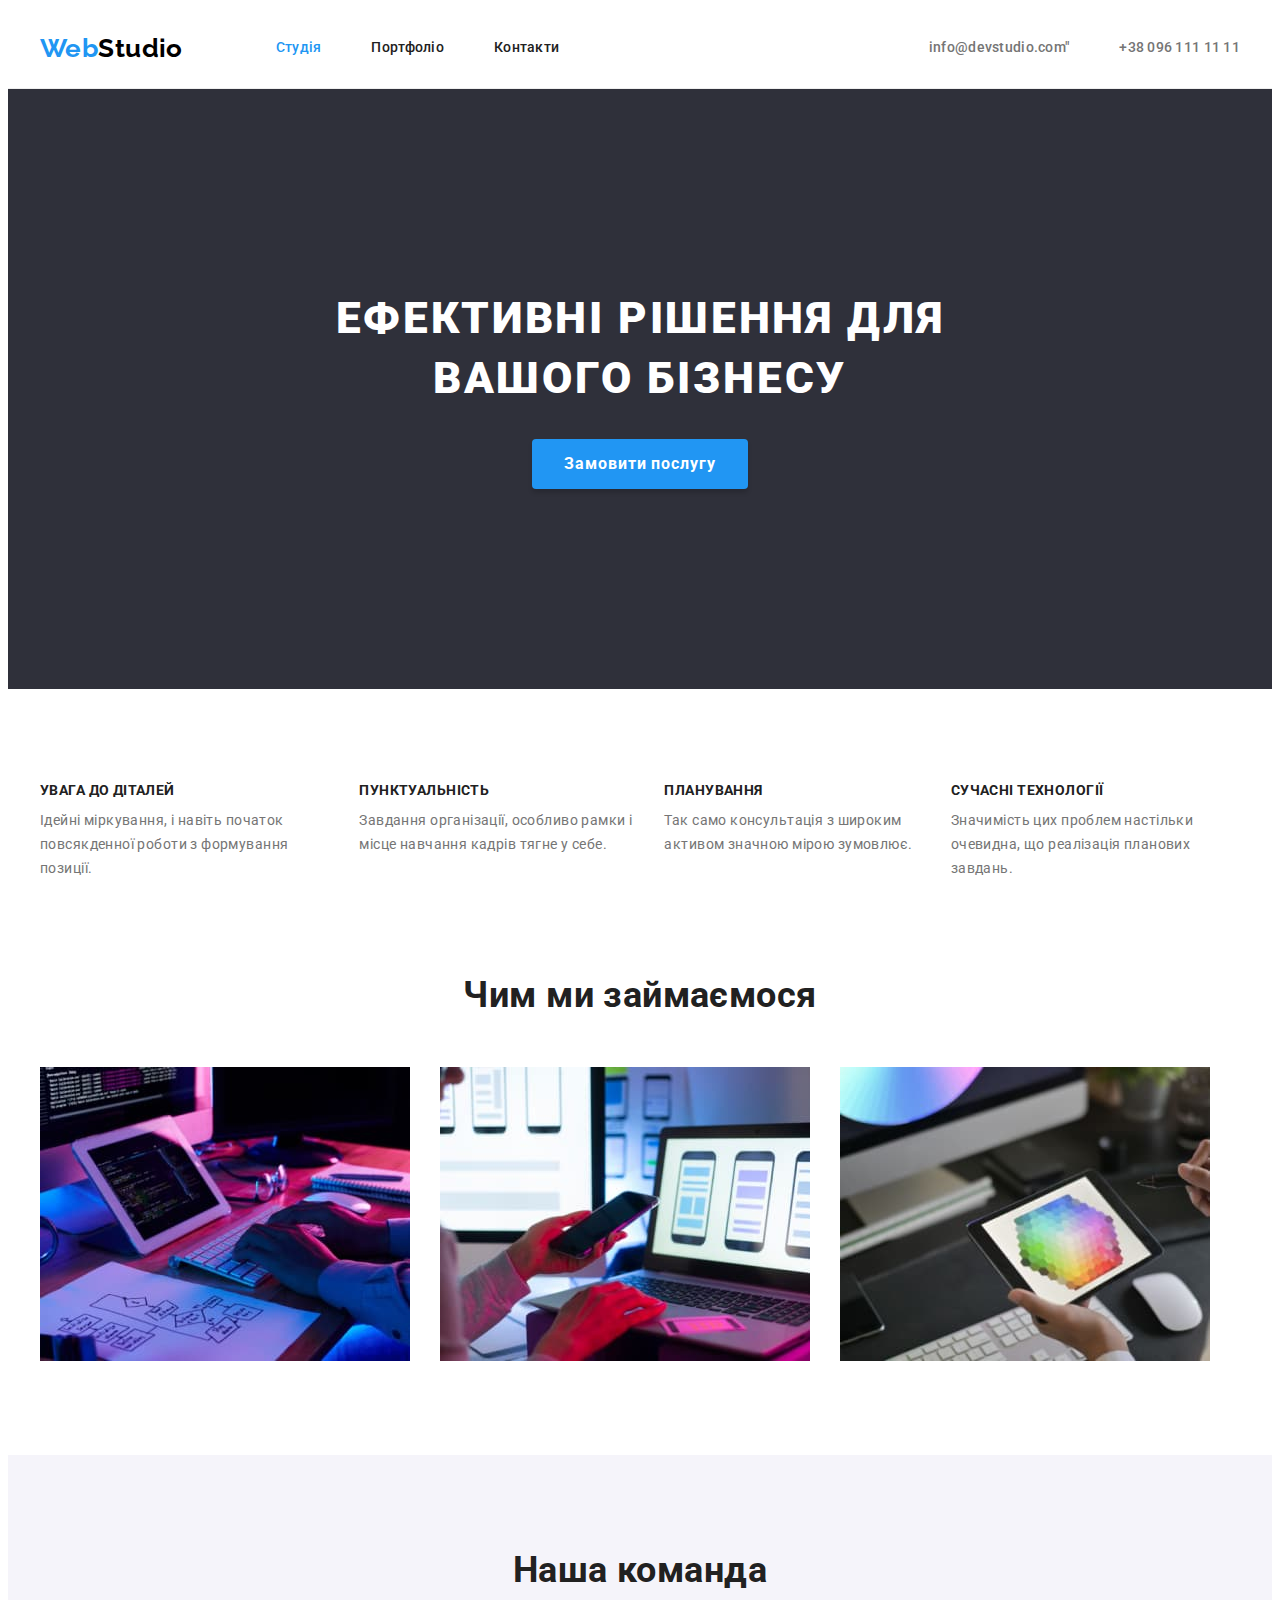
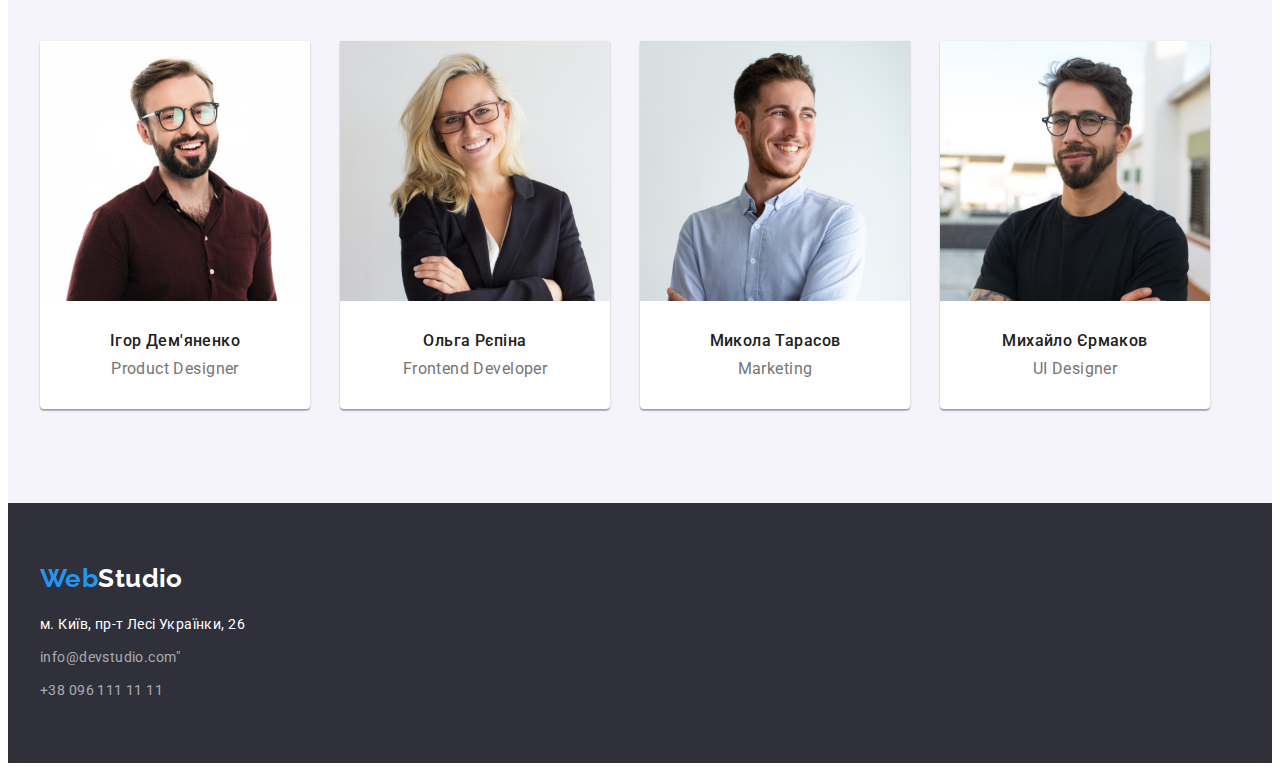
<file: index.html>
<!DOCTYPE html>
<html lang="uk">
  <head>
    <meta charset="UTF-8" />
    <meta http-equiv="X-UA-Compatible" content="IE=edge" />
    <meta name="viewport" content="width=device-width, initial-scale=1.0" />
    <title>Студія</title>
    <link
      href="https://fonts.googleapis.com/css2?family=Raleway:wght@700&family=Roboto:wght@400;500;700;900&display=swap"
      rel="stylesheet"
    />
    <link
      rel="stylesheet"
      href="https://cdnjs.cloudflare.com/ajax/libs/modern-normalize/1.1.0/modern-normalize.min.css"
      integrity="sha512-wpPYUAdjBVSE4KJnH1VR1HeZfpl1ub8YT/NKx4PuQ5NmX2tKuGu6U/JRp5y+Y8XG2tV+wKQpNHVUX03MfMFn9Q=="
      crossorigin="anonymous"
      referrerpolicy="no-referrer"
    />
    <link rel="stylesheet" href="./css/styles.css" />
  </head>
  <body>
    <header class="nav">
      <div class="container main-nav">
        <a class="nav-logo logo-top" href="/"><span class="logo">Web</span>Studio</a>
        <nav>
          <ul class="list">
            <li class="item"><a class="nav-list current" href="">Студія</a></li>
            <li class="item"><a class="nav-list" href="./portfolio.html">Портфоліо</a></li>
            <li class="item"><a class="nav-list" href="">Контакти</a></li>
          </ul>
        </nav>
        <ul class="list list-contact">
          <li class="item">
            <a class="nav-list tint" href="mailto:info@devstudio.com">info@devstudio.com" </a>
          </li>
          <li class="item">
            <a class="nav-list tint" href="tel:+380961111111">+38 096 111 11 11</a>
          </li>
        </ul>
      </div>
    </header>
    <main>
      <section class="hero">
        <div class="container">
          <h1 class="hero-title">Ефективні рішення для вашого бізнесу</h1>
          <button class="hero-btn" type="button">Замовити послугу</button>
        </div>
      </section>
      <section class="section">
        <div class="container">
          <h2 class="visually-hidden">Наше кредо</h2>
          <ul class="list flex-container">
            <li class="credo-item">
              <h3 class="credo-title">Увага до діталей</h3>
              <p class="credo-text">
                Ідейні міркування, і навіть початок повсякденної роботи з формування позиції.
              </p>
            </li>
            <li class="credo-item">
              <h3 class="credo-title">Пунктуальність</h3>
              <p class="credo-text">
                Завдання організації, особливо рамки і місце навчання кадрів тягне у себе.
              </p>
            </li>
            <li class="credo-item">
              <h3 class="credo-title">Планування</h3>
              <p class="credo-text">
                Так само консультація з широким активом значною мірою зумовлює.
              </p>
            </li>
            <li class="credo-item">
              <h3 class="credo-title">Сучасні технології</h3>
              <p class="credo-text">
                Значимість цих проблем настільки очевидна, що реалізація планових завдань.
              </p>
            </li>
          </ul>
        </div>
      </section>
      <section class="section section-second">
        <div class="container">
          <h2 class="team-title">Чим ми займаємося</h2>
          <ul class="list flex-content">
            <li>
              <img src="./images/box1.jpg" alt="Development" width="370" height="294" />
            </li>
            <li>
              <img src="./images/box2.jpg" alt="Advice" width="370" height="294" />
            </li>
            <li>
              <img src="./images/box3.jpg" alt="Project" width="370" height="294" />
            </li>
          </ul>
        </div>
      </section>
      <section class="section team">
        <div class="container">
          <h2 class="team-title">Наша команда</h2>
          <ul class="list flex-content">
            <li class="team-border">
              <img src="./images/team1.jpg" alt="Ігор Дем'яненко" width="270" height="260" />
              <div class="team-card">
                <h3 class="team-name tip">Ігор Дем'яненко</h3>
                <p class="team-job">Product Designer</p>
              </div>
            </li>
            <li class="team-border">
              <img src="./images/team2.jpg" alt="Ольга Рєпіна" width="270" height="260" />
              <div class="team-card">
                <h3 class="team-name tip">Ольга Рєпіна</h3>
                <p class="team-job">Frontend Developer</p>
              </div>
            </li>
            <li class="team-border">
              <img src="./images/team3.jpg" alt="Микола Тарасов" width="270" height="260" />
              <div class="team-card">
                <h3 class="team-name tip">Микола Тарасов</h3>
                <p class="team-job">Marketing</p>
              </div>
            </li>
            <li class="team-border">
              <img src="./images/team4.jpg" alt="Михайло Єрмаков" width="270" height="260" />
              <div class="team-card">
                <h3 class="team-name tip">Михайло Єрмаков</h3>
                <p class="team-job">UI Designer</p>
              </div>
            </li>
          </ul>
        </div>
      </section>
    </main>
    <footer class="footer">
      <div class="container footer-list">
        <a class="nav-logo" href="/"
          ><span class="logo">Web</span><span class="logo-footer">Studio</span></a
        >
        <address class="address">
          <ul class="list footer-flex">
            <li class="footer-item">
              <a class="footer-nav" href="#"> м. Київ, пр-т Лесі Українки, 26</a>
            </li>
            <li class="footer-item">
              <a class="footer-nav accent" href="mailto:info@devstudio.com">info@devstudio.com"</a>
            </li>
            <li class="footer-item">
              <a class="footer-nav accent" href="tel:+380961111111">+38 096 111 11 11</a>
            </li>
          </ul>
        </address>
      </div>
    </footer>
  </body>
</html>
</file>
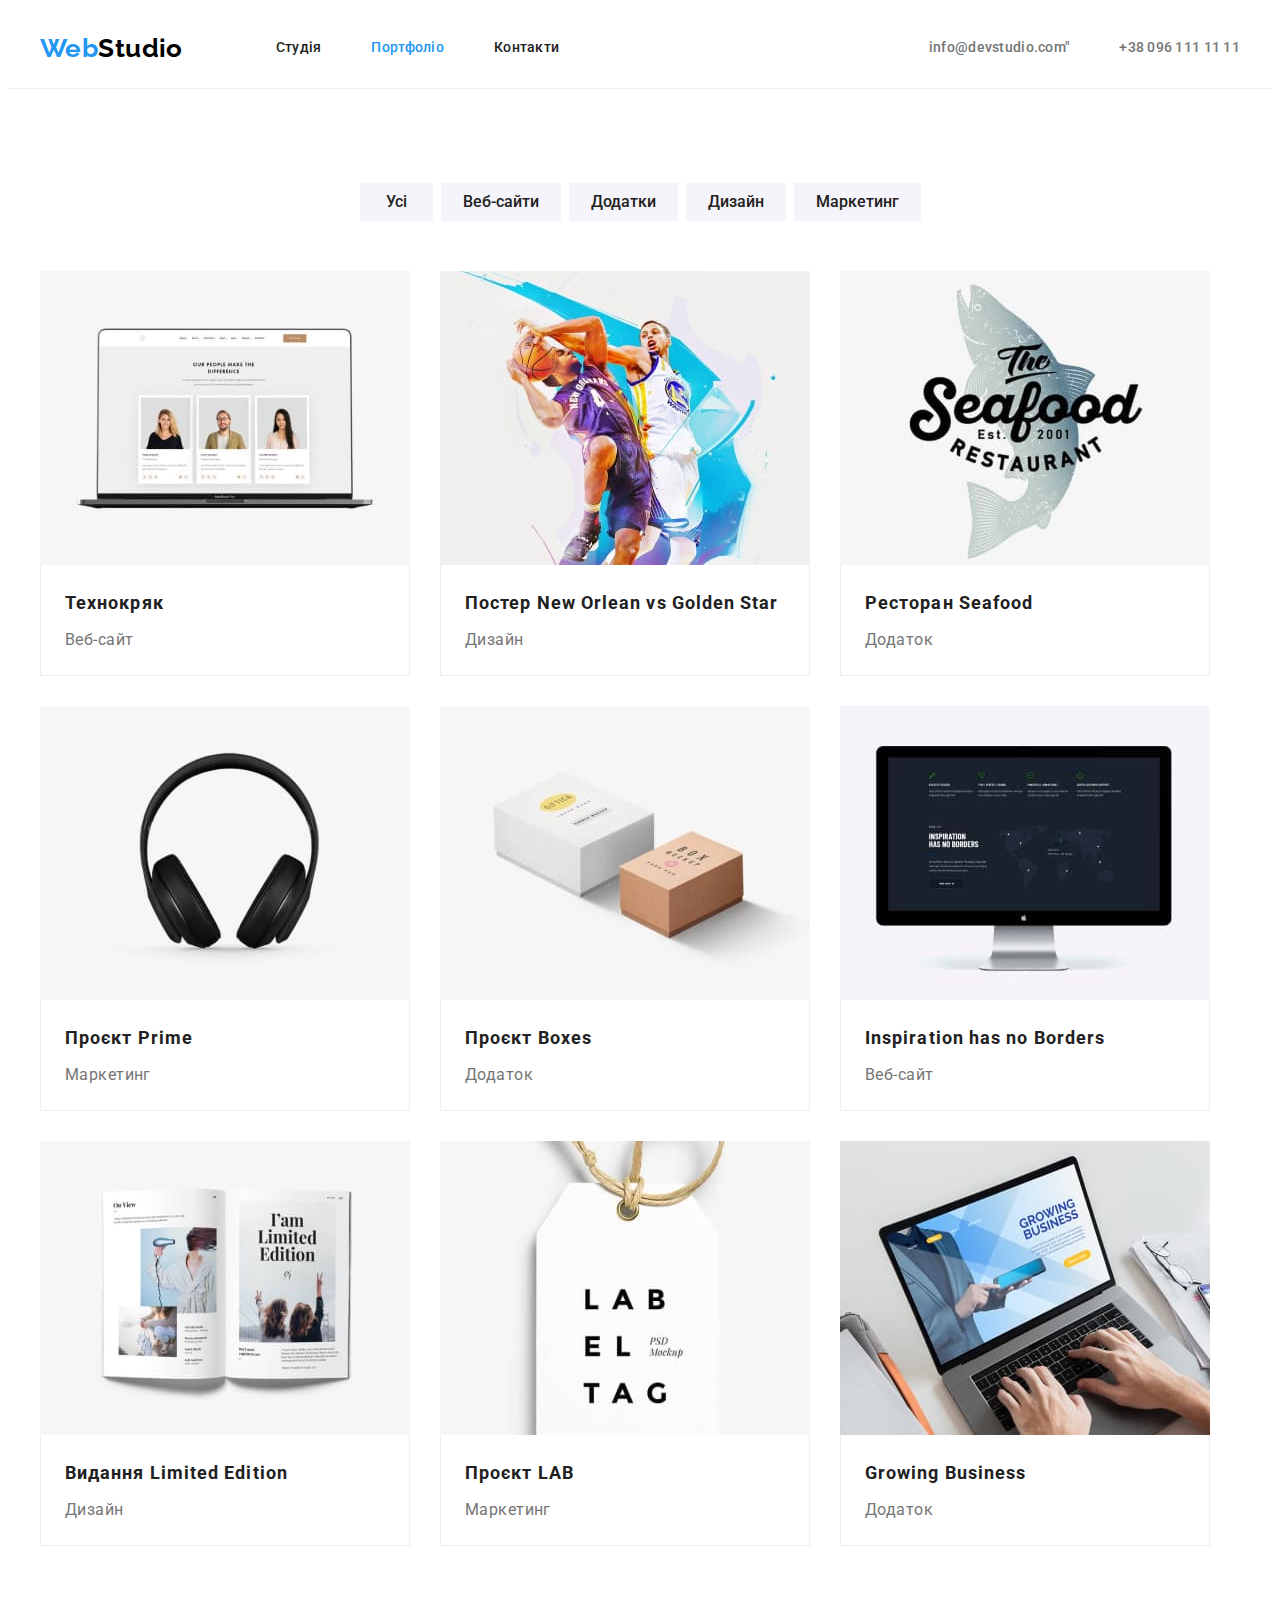
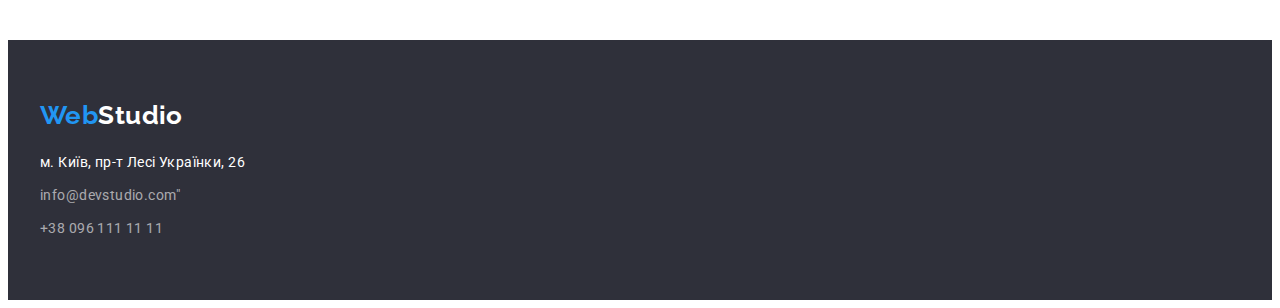
<file: portfolio.html>
<!DOCTYPE html>
<html lang="uk">
  <head>
    <meta charset="UTF-8" />
    <meta http-equiv="X-UA-Compatible" content="IE=edge" />
    <meta name="viewport" content="width=device-width, initial-scale=1.0" />
    <title>Портфоліо</title>
    <link
      href="https://fonts.googleapis.com/css2?family=Raleway:wght@700&family=Roboto:wght@400;500;700;900&display=swap"
      rel="stylesheet"
    />
    <link
      rel="stylesheet"
      href="https://cdnjs.cloudflare.com/ajax/libs/modern-normalize/1.1.0/modern-normalize.min.css"
      integrity="sha512-wpPYUAdjBVSE4KJnH1VR1HeZfpl1ub8YT/NKx4PuQ5NmX2tKuGu6U/JRp5y+Y8XG2tV+wKQpNHVUX03MfMFn9Q=="
      crossorigin="anonymous"
      referrerpolicy="no-referrer"
    />
    <link rel="stylesheet" href="./css/styles.css" />
  </head>
  <body>
    <header class="nav">
      <div class="container main-nav">
        <a class="nav-logo logo-top" href="/"><span class="logo">Web</span>Studio</a>
        <nav>
          <ul class="list">
            <li class="item"><a class="nav-list" href="./index.html">Студія</a></li>
            <li class="item"><a class="nav-list current" href="">Портфоліо</a></li>
            <li class="item"><a class="nav-list" href="">Контакти</a></li>
          </ul>
        </nav>
        <ul class="list list-contact">
          <li class="item">
            <a class="nav-list tint" href="mailto:info@devstudio.com">info@devstudio.com" </a>
          </li>

          <li class="item">
            <a class="nav-list tint" href="tel:+380961111111">+38 096 111 11 11</a>
          </li>
        </ul>
      </div>
    </header>
    <main>
      <section class="section">
        <div class="container">
          <h1 class="visually-hidden">Наші роботи</h1>
          <ul class="list filter-list">
            <li><button type="button" class="filter tip">Усі</button></li>
            <li>
              <button type="button" class="filter tip">Веб-сайти</button>
            </li>
            <li><button type="button" class="filter tip">Додатки</button></li>
            <li><button type="button" class="filter tip">Дизайн</button></li>
            <li>
              <button type="button" class="filter tip">Маркетинг</button>
            </li>
          </ul>
          <ul class="list flex-list">
            <li class="flex-element">
              <a href="" class="work-list"
                ><img src="./images/portfolio1.jpg" alt="Веб-сайт" width="370" height="294" />
                <div class="work-border">
                  <h2 class="work-name title">Технокряк</h2>
                  <p class="work-text">Веб-сайт</p>
                </div></a
              >
            </li>
            <li class="flex-element">
              <a href="" class="work-list"
                ><img src="./images/portfolio2.jpg" alt="Постер" width="370" height="294" />
                <div class="work-border">
                  <h2 class="work-name title">Постер New Orlean vs Golden Star</h2>
                  <p class="work-text">Дизайн</p>
                </div></a
              >
            </li>
            <li class="flex-element">
              <a href="" class="work-list"
                ><img
                  src="./images/portfolio3.jpg"
                  alt="Ресторан Seafood"
                  width="370"
                  height="294"
                />
                <div class="work-border">
                  <h2 class="work-name title">Ресторан Seafood</h2>
                  <p class="work-text">Додаток</p>
                </div></a
              >
            </li>
            <li class="flex-element">
              <a href="" class="work-list"
                ><img src="./images/portfolio4.jpg" alt="Проєкт Prime" width="370" height="294" />
                <div class="work-border">
                  <h2 class="work-name title">Проєкт Prime</h2>
                  <p class="work-text">Маркетинг</p>
                </div></a
              >
            </li>
            <li class="flex-element">
              <a href="" class="work-list"
                ><img src="./images/portfolio5.jpg" alt="Проєкт Boxes" width="370" height="294" />
                <div class="work-border">
                  <h2 class="work-name title">Проєкт Boxes</h2>
                  <p class="work-text">Додаток</p>
                </div></a
              >
            </li>
            <li class="flex-element">
              <a href="" class="work-list"
                ><img
                  src="./images/portfolio6.jpg"
                  alt="Розробка веб-сайтів"
                  width="370"
                  height="294"
                />
                <div class="work-border">
                  <h2 class="work-name title">Inspiration has no Borders</h2>
                  <p class="work-text">Веб-сайт</p>
                </div></a
              >
            </li>
            <li class="flex-element">
              <a href="" class="work-list"
                ><img src="./images/portfolio7.jpg" alt="Книга" width="370" height="294" />
                <div class="work-border">
                  <h2 class="work-name title">Видання Limited Edition</h2>
                  <p class="work-text">Дизайн</p>
                </div></a
              >
            </li>
            <li class="flex-element">
              <a href="" class="work-list"
                ><img src="./images/portfolio8.jpg" alt="Логотип" width="370" height="294" />
                <div class="work-border">
                  <h2 class="work-name title">Проєкт LAB</h2>
                  <p class="work-text">Маркетинг</p>
                </div></a
              >
            </li>
            <li class="flex-element">
              <a href="" class="work-list"
                ><img src="./images/portfolio9.jpg" alt="Ноутбук" width="370" height="294" />
                <div class="work-border">
                  <h2 class="work-name title">Growing Business</h2>
                  <p class="work-text">Додаток</p>
                </div></a
              >
            </li>
          </ul>
        </div>
      </section>
    </main>
    <footer class="footer">
      <div class="container footer-list">
        <a class="nav-logo" href="/"
          ><span class="logo">Web</span><span class="logo-footer">Studio</span></a
        >
        <address class="address">
          <ul class="list footer-flex">
            <li class="footer-item">
              <a class="footer-nav" href="#"> м. Київ, пр-т Лесі Українки, 26</a>
            </li>
            <li class="footer-item">
              <a class="footer-nav accent" href="mailto:info@devstudio.com">info@devstudio.com"</a>
            </li>
            <li class="footer-item">
              <a class="footer-nav accent" href="tel:+380961111111">+38 096 111 11 11</a>
            </li>
          </ul>
        </address>
      </div>
    </footer>
  </body>
</html>
</file>
<file: css/styles.css>
:root {
  --white: #ffffff;
  --black: #000000;
  --black-title: #212121;
  --blue: #2196f3;
  --bg-black: #2f303a;
  --color-text: #757575;
  --bg-white: #f5f4fa;
  --color-border: #eeeeee;
}
body {
  color: var(--color-text);
  font-family: 'Roboto', sans-serif;
  font-size: 14px;
  letter-spacing: 0.03em;
  background-color: var(--white);
}
h1,
h2,
h3,
p {
  margin-top: 0;
  margin-bottom: 0;
}
.container {
  width: 1200px;
  padding-left: 15px;
  padding-right: 15px;
  margin: 0 auto;
}
.title {
  color: var(--black-title);
}
.nav-list,
.flex-content img,
.work-list > img,
.flex-content img {
  display: block;
}

.list,
.main-nav,
.flex-container {
  display: flex;
}

.list {
  list-style-type: none;
  padding: 0;
  margin: 0;
}
.flex-content {
  flex-wrap: wrap;
  gap: 30px;
}

.list .item:not(:last-child) {
  margin-right: 50px;
}
.main-nav {
  align-items: center;
}
.list-contact {
  margin-left: auto;
}

.nav-logo {
  text-decoration: none;
  color: var(--black);
  font-family: 'Raleway', sans-serif;
  font-weight: 700;
  font-size: 26px;
  line-height: 1.17;
}
.logo-top {
  padding-top: 24px;
  padding-bottom: 24px;
  margin-right: 93px;
}
.logo {
  color: var(--blue);
}
.logo-footer {
  color: var(--white);
}
.nav {
  border-bottom: 1px solid var(--color-border);
}
.nav-list {
  padding-top: 32px;
  padding-bottom: 32px;
  color: var(--black-title);
  text-decoration: none;
  font-weight: 500;
  line-height: 1.14;
  letter-spacing: 0.02em;
}
.current {
  color: var(--blue);
}
.nav-list:hover,
.nav-list:focus {
  color: var(--blue);
}
.tint {
  color: var(--color-text);
}
.hero {
  background-color: var(--bg-black);
  text-align: center;
  padding-top: 200px;
  padding-bottom: 200px;
}
.hero-title {
  width: 696px;
  color: var(--white);
  font-weight: 900;
  font-size: 44px;
  line-height: 1.36;
  letter-spacing: 0.06em;
  text-transform: uppercase;
  margin-bottom: 30px;
  margin-left: auto;
  margin-right: auto;
}
.hero-btn {
  border-width: 0;
  display: inline-block;
  border-radius: 4px;
  padding: 10px 32px;
  min-width: 216px;
  color: var(--white);
  font-family: inherit;
  font-weight: 700;
  font-size: 16px;
  line-height: 1.88;
  text-align: center;
  letter-spacing: 0.06em;
  background-color: var(--blue);
  cursor: pointer;
  box-shadow: 0px 4px 4px rgba(0, 0, 0, 0.15);
}
.section {
  padding-top: 94px;
  padding-bottom: 94px;
}
.section-second {
  padding-top: 0;
}

.visually-hidden {
  position: absolute;
  width: 1px;
  height: 1px;
  margin: -1px;
  border: 0;
  padding: 0;
  white-space: nowrap;
  clip-path: inset(100%);
  clip: rect(0 0 0 0);
  overflow: hidden;
}
.credo-title {
  font-size: 14px;
  line-height: 1.14;
  margin-bottom: 10px;
  color: var(--black-title);
  text-transform: uppercase;
}
.credo-text {
  line-height: 1.71;
}
.team {
  background: var(--bg-white);
}
.team-title {
  color: var(--black-title);
  font-size: 36px;
  line-height: 1.17;
  text-align: center;
  margin-bottom: 50px;
}

.team-name {
  line-height: 1.19;
  margin-bottom: 10px;
  text-align: center;
}
.tip {
  color: var(--black-title);
  font-size: 16px;
  font-weight: 500;
}
.team-card {
  padding-top: 30px;
  padding-bottom: 30px;
}
.team-job {
  font-size: 16px;
  line-height: 1.18;
  text-align: center;
}

.address {
  font-style: normal;
  margin-top: 20px;
}
.footer-nav {
  color: var(--white);
  line-height: 1.71;
  text-decoration: none;
}
.accent {
  color: rgba(255, 255, 255, 0.6);
}
.footer-nav:hover,
.footer-nav:focus {
  color: var(--blue);
}
.filter {
  border-width: 0;
  display: inline-block;
  padding: 6px 22px;
  min-width: 73px;
  line-height: 1.63;
  font-family: inherit;
  background-color: var(--bg-white);
  text-align: center;
  cursor: pointer;
}
.filter:hover,
.filter:focus {
  color: var(--white);
  background-color: var(--blue);
}
.filter-list {
  justify-content: center;
  gap: 8px;
  margin-bottom: 50px;
}
.flex-container {
  margin: -15px;
}
.flex-list {
  flex-wrap: wrap;
}
.flex-element {
  width: 370px;
  margin-right: 30px;
  margin-bottom: 30px;
}
.flex-element:nth-child(3n) {
  margin-right: 0;
}
.flex-element:nth-last-child(-n + 3) {
  margin-bottom: 0;
}
.credo-item {
  flex-basis: calc((100%-4 * 30px) / 4);
  margin: 15px;
}
.work-list {
  text-decoration: none;
}
.work-name {
  font-size: 18px;
  line-height: 2;
  letter-spacing: 0.06em;
  margin-bottom: 4px;
  text-align: left;
}
.work-text {
  color: var(--color-text);
  font-size: 16px;
  line-height: 1.88;
  text-align: left;
}
.footer {
  background-color: var(--bg-black);
  padding-top: 60px;
  padding-bottom: 60px;
}

.footer-flex {
  flex-direction: column;
}
.footer-flex .footer-item:not(:last-child) {
  margin-bottom: 9px;
}

.team-border {
  background-color: var(--white);
  border: 1px solid --black;
  box-shadow: 0px 1px 3px rgba(0, 0, 0, 0.12), 0px 1px 1px rgba(0, 0, 0, 0.14),
    0px 2px 1px rgba(0, 0, 0, 0.2);
  border-radius: 0px 0px 4px 4px;
}
.work-border {
  padding: 20px 24px;
  background: var(--white);
  border: 1px solid var(--color-border);
  border-top: 0;
}
</file>
